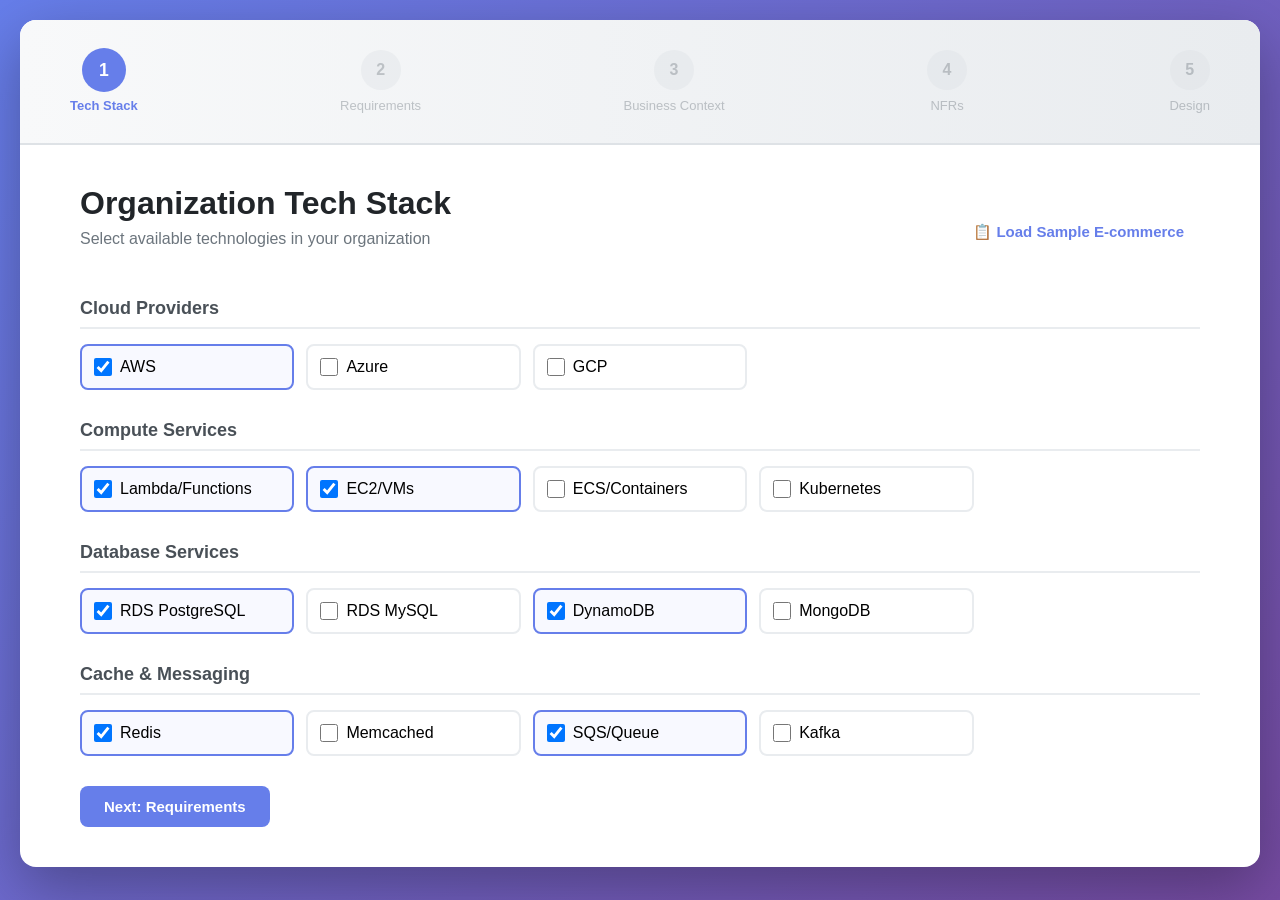
<file: index.html>
<!DOCTYPE html>
<html lang="en">
<head>
    <meta charset="UTF-8">
    <meta name="viewport" content="width=device-width, initial-scale=1.0">
    <title>AI Architect - AI Powered System Solution Designer Studio</title>
    <link rel="stylesheet" href="styles.css">
</head>
<body>
    <div id="app">
        <!-- Step Indicator -->
        <div class="step-indicator">
            <div class="step active" data-step="1">
                <div class="step-number">1</div>
                <div class="step-label">Tech Stack</div>
            </div>
            <div class="step" data-step="2">
                <div class="step-number">2</div>
                <div class="step-label">Requirements</div>
            </div>
            <div class="step" data-step="3">
                <div class="step-number">3</div>
                <div class="step-label">Business Context</div>
            </div>
            <div class="step" data-step="4">
                <div class="step-number">4</div>
                <div class="step-label">NFRs</div>
            </div>
            <div class="step" data-step="5">
                <div class="step-number">5</div>
                <div class="step-label">Design</div>
            </div>
        </div>

        <!-- Input Forms Container -->
        <div id="input-container">
            <!-- Step 1: Tech Stack -->
            <div class="form-step active" id="step1">
                <div style="display: flex; justify-content: space-between; align-items: center; margin-bottom: 20px;">
                    <div>
                        <h2>Organization Tech Stack</h2>
                        <p class="subtitle">Select available technologies in your organization</p>
                    </div>
                    <button class="btn-link" onclick="loadSampleData()">📋 Load Sample E-commerce</button>
                </div>
                
                <div class="form-section">
                    <h3>Cloud Providers</h3>
                    <div class="checkbox-grid">
                        <label><input type="checkbox" name="cloud" value="AWS" checked> AWS</label>
                        <label><input type="checkbox" name="cloud" value="Azure"> Azure</label>
                        <label><input type="checkbox" name="cloud" value="GCP"> GCP</label>
                    </div>
                </div>

                <div class="form-section">
                    <h3>Compute Services</h3>
                    <div class="checkbox-grid">
                        <label><input type="checkbox" name="compute" value="Lambda" checked> Lambda/Functions</label>
                        <label><input type="checkbox" name="compute" value="EC2" checked> EC2/VMs</label>
                        <label><input type="checkbox" name="compute" value="ECS"> ECS/Containers</label>
                        <label><input type="checkbox" name="compute" value="Kubernetes"> Kubernetes</label>
                    </div>
                </div>

                <div class="form-section">
                    <h3>Database Services</h3>
                    <div class="checkbox-grid">
                        <label><input type="checkbox" name="database" value="RDS-PostgreSQL" checked> RDS PostgreSQL</label>
                        <label><input type="checkbox" name="database" value="RDS-MySQL"> RDS MySQL</label>
                        <label><input type="checkbox" name="database" value="DynamoDB" checked> DynamoDB</label>
                        <label><input type="checkbox" name="database" value="MongoDB"> MongoDB</label>
                    </div>
                </div>

                <div class="form-section">
                    <h3>Cache & Messaging</h3>
                    <div class="checkbox-grid">
                        <label><input type="checkbox" name="cache" value="Redis" checked> Redis</label>
                        <label><input type="checkbox" name="cache" value="Memcached"> Memcached</label>
                        <label><input type="checkbox" name="messaging" value="SQS" checked> SQS/Queue</label>
                        <label><input type="checkbox" name="messaging" value="Kafka"> Kafka</label>
                    </div>
                </div>

                <button class="btn-primary" onclick="nextStep()">Next: Requirements</button>
            </div>

            <!-- Step 2: Requirements -->
            <div class="form-step" id="step2">
                <h2>System Requirements</h2>
                <p class="subtitle">Define expected load and scale</p>

                <div class="form-grid">
                    <div class="form-group">
                        <label>Expected Traffic (requests/min)</label>
                        <input type="number" id="traffic" value="10000" placeholder="10000">
                    </div>
                    <div class="form-group">
                        <label>Concurrent Users</label>
                        <input type="number" id="users" value="5000" placeholder="5000">
                    </div>
                    <div class="form-group">
                        <label>Data Volume (GB)</label>
                        <input type="number" id="dataVolume" value="500" placeholder="500">
                    </div>
                    <div class="form-group">
                        <label>Peak Hours</label>
                        <input type="text" id="peakHours" value="9AM-11PM EST" placeholder="9AM-11PM EST">
                    </div>
                </div>

                <div class="form-section">
                    <h3>Deployment Regions</h3>
                    <div class="checkbox-grid">
                        <label><input type="checkbox" name="region" value="us-east-1" checked> US East</label>
                        <label><input type="checkbox" name="region" value="us-west-2"> US West</label>
                        <label><input type="checkbox" name="region" value="eu-west-1"> EU West</label>
                        <label><input type="checkbox" name="region" value="ap-south-1"> Asia Pacific</label>
                    </div>
                </div>

                <div class="btn-group">
                    <button class="btn-secondary" onclick="prevStep()">Back</button>
                    <button class="btn-primary" onclick="nextStep()">Next: Business Context</button>
                </div>
            </div>

            <!-- Step 3: Business Context -->
            <div class="form-step" id="step3">
                <h2>Business Context</h2>
                <p class="subtitle">Provide organizational context</p>

                <div class="form-grid">
                    <div class="form-group">
                        <label>Industry</label>
                        <select id="industry">
                            <option value="E-commerce">E-commerce</option>
                            <option value="Finance">Finance</option>
                            <option value="Healthcare">Healthcare</option>
                            <option value="Media">Media & Entertainment</option>
                            <option value="SaaS">SaaS</option>
                            <option value="Other">Other</option>
                        </select>
                    </div>
                    <div class="form-group">
                        <label>Monthly Budget ($)</label>
                        <input type="number" id="budget" value="5000" placeholder="5000">
                    </div>
                </div>

                <div class="form-section">
                    <h3>Compliance Requirements</h3>
                    <div class="checkbox-grid">
                        <label><input type="checkbox" name="compliance" value="GDPR"> GDPR</label>
                        <label><input type="checkbox" name="compliance" value="HIPAA"> HIPAA</label>
                        <label><input type="checkbox" name="compliance" value="PCI-DSS"> PCI-DSS</label>
                        <label><input type="checkbox" name="compliance" value="SOC2"> SOC 2</label>
                    </div>
                </div>

                <div class="form-section">
                    <h3>Existing Systems to Integrate</h3>
                    <div id="existing-systems">
                        <div class="system-item">
                            <input type="text" placeholder="System name" value="Legacy CRM">
                            <select>
                                <option>REST API</option>
                                <option>SOAP</option>
                                <option>Database</option>
                            </select>
                        </div>
                    </div>
                    <button class="btn-link" onclick="addSystem()">+ Add System</button>
                </div>

                <div class="btn-group">
                    <button class="btn-secondary" onclick="prevStep()">Back</button>
                    <button class="btn-primary" onclick="nextStep()">Next: NFRs</button>
                </div>
            </div>

            <!-- Step 4: NFRs -->
            <div class="form-step" id="step4">
                <h2>Non-Functional Requirements</h2>
                <p class="subtitle">Define performance and reliability targets</p>

                <div class="form-grid">
                    <div class="form-group">
                        <label>Latency Target (ms, p95)</label>
                        <input type="number" id="latency" value="200" placeholder="200">
                    </div>
                    <div class="form-group">
                        <label>Availability Target (%)</label>
                        <input type="number" id="availability" value="99.9" step="0.1" placeholder="99.9">
                    </div>
                    <div class="form-group">
                        <label>RTO - Recovery Time (min)</label>
                        <input type="number" id="rto" value="15" placeholder="15">
                    </div>
                    <div class="form-group">
                        <label>RPO - Recovery Point (min)</label>
                        <input type="number" id="rpo" value="5" placeholder="5">
                    </div>
                </div>

                <div class="btn-group">
                    <button class="btn-secondary" onclick="prevStep()">Back</button>
                    <button class="btn-primary" onclick="startDesign()">Start Design →</button>
                </div>
            </div>
        </div>

        <!-- Design Canvas -->
        <div id="design-container" style="display: none;">
            <div class="design-header">
                <div style="display: flex; align-items: center; gap: 20px;">
                    <h2>AI Architect - AI Powered System Solution Designer Studio</h2>
                    <div class="user-count-badge" onclick="editUserCount()">
                        <span class="user-icon">👥</span>
                        <span id="user-count-display">5000</span>
                        <span class="edit-icon">✏️</span>
                    </div>
                </div>
                <div class="header-actions">
                    <div class="zoom-controls">
                        <button class="zoom-btn" onclick="zoomCanvas('out')" title="Zoom Out (Ctrl -)">
                            <svg width="16" height="16" viewBox="0 0 16 16" fill="none">
                                <circle cx="7" cy="7" r="5.5" stroke="currentColor" stroke-width="1.5"/>
                                <line x1="4" y1="7" x2="10" y2="7" stroke="currentColor" stroke-width="1.5" stroke-linecap="round"/>
                                <line x1="11" y1="11" x2="14" y2="14" stroke="currentColor" stroke-width="1.5" stroke-linecap="round"/>
                            </svg>
                        </button>
                        <span id="zoom-display" class="zoom-display">100%</span>
                        <button class="zoom-btn" onclick="zoomCanvas('in')" title="Zoom In (Ctrl +)">
                            <svg width="16" height="16" viewBox="0 0 16 16" fill="none">
                                <circle cx="7" cy="7" r="5.5" stroke="currentColor" stroke-width="1.5"/>
                                <line x1="4" y1="7" x2="10" y2="7" stroke="currentColor" stroke-width="1.5" stroke-linecap="round"/>
                                <line x1="7" y1="4" x2="7" y2="10" stroke="currentColor" stroke-width="1.5" stroke-linecap="round"/>
                                <line x1="11" y1="11" x2="14" y2="14" stroke="currentColor" stroke-width="1.5" stroke-linecap="round"/>
                            </svg>
                        </button>
                        <button class="zoom-btn zoom-reset" onclick="zoomCanvas('reset')" title="Reset Zoom (Ctrl 0)">
                            <svg width="16" height="16" viewBox="0 0 16 16" fill="none">
                                <path d="M8 2C4.686 2 2 4.686 2 8s2.686 6 6 6 6-2.686 6-6-2.686-6-6-6z" stroke="currentColor" stroke-width="1.5" fill="none"/>
                                <path d="M8 5v6M5 8h6" stroke="currentColor" stroke-width="1.5" stroke-linecap="round"/>
                            </svg>
                        </button>
                    </div>
                    <button class="btn-link" onclick="showBedrockConfigModal()" style="color: white;" title="Configure AI Analysis" id="bedrock-config-btn">
                        🤖 AI
                        <span id="bedrock-status-indicator" style="display: inline-block; width: 8px; height: 8px; border-radius: 50%; background: #dc3545; margin-left: 4px;"></span>
                    </button>
                    <button class="btn-secondary" onclick="backToInputs()">← Edit Inputs</button>
                    <button class="btn-link" onclick="clearCanvas()" style="color: white;">🗑️ Clear</button>
                    <button class="btn-link" onclick="loadSampleArchitecture()" style="color: white;">📋 Load Sample</button>
                    <button class="btn-link" onclick="importFromJSON()" style="color: white;">📂 Import</button>
                    <button class="btn-link" onclick="toggleConnectionMode()" style="color: white;" id="connection-btn">🔗 Connect</button>
                    <button class="btn-link" onclick="showExportMenu(event)" style="color: white;" title="Export Design">📥 Export</button>
                    <button class="btn-primary" onclick="simulate()" title="Ctrl+Enter">▶ Simulate</button>
                </div>
            </div>

            <div class="design-workspace">
                <!-- Component Palette -->
                <div class="component-palette">
                    <h3>Components</h3>
                    <div class="palette-section">
                        <h4>Gateway</h4>
                        <div class="component-item" draggable="true" data-type="api-gateway">
                            <div class="component-icon">🌐</div>
                            <div class="component-name">API Gateway</div>
                        </div>
                        <div class="component-item" draggable="true" data-type="load-balancer">
                            <div class="component-icon">⚖️</div>
                            <div class="component-name">Load Balancer</div>
                        </div>
                    </div>
                    <div class="palette-section">
                        <h4>Compute</h4>
                        <div id="compute-components"></div>
                    </div>
                    <div class="palette-section">
                        <h4>Database</h4>
                        <div id="database-components"></div>
                    </div>
                    <div class="palette-section">
                        <h4>Cache</h4>
                        <div id="cache-components"></div>
                    </div>
                    <!-- Existing systems section will be dynamically added here -->
                </div>

                <!-- Canvas -->
                <div class="canvas-container">
                    <svg id="canvas" width="100%" height="100%">
                        <defs>
                            <marker id="arrowhead" markerWidth="10" markerHeight="10" refX="9" refY="3" orient="auto">
                                <polygon points="0 0, 10 3, 0 6" fill="#667eea" />
                            </marker>
                        </defs>
                    </svg>
                    <div id="components-layer">
                        <div id="canvas-hint" style="position: absolute; top: 50%; left: 50%; transform: translate(-50%, -50%); text-align: center; color: #6c757d; pointer-events: none;">
                            <div style="font-size: 48px; margin-bottom: 16px;">👈</div>
                            <div style="font-size: 18px; font-weight: 600;">Drag components here</div>
                            <div style="font-size: 14px; margin-top: 8px;">or click "Load Sample" above</div>
                        </div>
                    </div>
                </div>

                <!-- Metrics Panel -->
                <div class="metrics-panel">
                    <h3>Live Metrics</h3>
                    <div id="metrics-content">
                        <p class="placeholder">Design your architecture and click Simulate</p>
                    </div>
                </div>
            </div>
        </div>
    </div>

    <!-- Footer with hints -->
    <div id="footer-hints" style="position: fixed; bottom: 10px; right: 10px; background: rgba(0,0,0,0.7); color: white; padding: 8px 12px; border-radius: 6px; font-size: 11px; display: none;">
        <strong>Shortcuts:</strong> Ctrl+Enter: Simulate | Delete: Remove | Esc: Deselect<br>
        <strong>Zoom:</strong> Ctrl +/- : Zoom In/Out | Ctrl+0: Reset<br>
        <strong>Connect:</strong> Click 🔗 Connect, then click two components to link them
    </div>

    <!-- Scaling Configuration Modal -->
    <div id="scaling-modal" class="modal" style="display: none;">
        <div class="modal-content">
            <div class="modal-header">
                <h3>⚙️ Configure Scaling</h3>
                <button class="modal-close" onclick="closeScalingConfig()">×</button>
            </div>
            <div class="modal-body">
                <div id="scaling-component-info" style="margin-bottom: 20px; padding: 12px; background: #f8f9fa; border-radius: 8px;">
                    <!-- Component info will be inserted here -->
                </div>
                
                <div class="form-group">
                    <label style="display: flex; align-items: center; gap: 8px; margin-bottom: 12px;">
                        <input type="checkbox" id="auto-scale-toggle" onchange="toggleAutoScale()">
                        <span style="font-weight: 600;">Enable Auto-Scaling</span>
                    </label>
                    <p style="font-size: 12px; color: #6c757d; margin-left: 26px;">
                        Automatically scale based on load (recommended for production)
                    </p>
                </div>

                <div id="manual-instance-controls">
                    <div class="form-group">
                        <label style="font-weight: 600; margin-bottom: 8px; display: block;">
                            Number of Instances (Manual Horizontal Scaling)
                        </label>
                        <div style="display: flex; align-items: center; gap: 12px;">
                            <button class="scale-btn" onclick="adjustInstances(-1)">−</button>
                            <input type="number" id="instances-input" min="1" max="50" value="1" 
                                   style="width: 80px; text-align: center; font-size: 18px; font-weight: 600;">
                            <button class="scale-btn" onclick="adjustInstances(1)">+</button>
                        </div>
                        <div style="margin-top: 8px; font-size: 12px; color: #6c757d;">
                            <div id="scaling-impact">Cost impact will be calculated...</div>
                        </div>
                    </div>
                </div>

                <div id="auto-scale-range-controls">
                    <div class="form-group" style="margin-top: 20px;">
                        <label style="font-weight: 600; margin-bottom: 8px; display: block;">
                            Auto-Scale Range (Min/Max Instances)
                        </label>
                        <div style="display: flex; gap: 12px; align-items: center;">
                            <div style="flex: 1;">
                                <label style="font-size: 12px; color: #6c757d;">Min</label>
                                <input type="number" id="min-instances" min="1" max="10" value="1" 
                                       style="width: 100%; padding: 8px;">
                            </div>
                            <span style="color: #6c757d;">to</span>
                            <div style="flex: 1;">
                                <label style="font-size: 12px; color: #6c757d;">Max</label>
                                <input type="number" id="max-instances" min="1" max="50" value="10" 
                                       style="width: 100%; padding: 8px;">
                            </div>
                        </div>
                        <p style="font-size: 11px; color: #667eea; margin-top: 8px; margin-bottom: 0;">
                            💡 System will automatically scale between min and max based on load
                        </p>
                    </div>
                </div>
            </div>
            <div class="modal-footer">
                <button class="btn-secondary" onclick="closeScalingConfig()">Cancel</button>
                <button class="btn-primary" onclick="saveScalingConfig()">Apply Configuration</button>
            </div>
        </div>
    </div>

    <!-- Redundancy Configuration Modal -->
    <div id="redundancy-modal" class="modal" style="display: none;">
        <div class="modal-content">
            <div class="modal-header">
                <h3>🔄 Configure Redundancy</h3>
                <button class="modal-close" onclick="closeRedundancyModal()">×</button>
            </div>
            <div class="modal-body">
                <div id="redundancy-component-info" style="margin-bottom: 20px; padding: 12px; background: #f8f9fa; border-radius: 8px;">
                    <!-- Component info will be inserted here -->
                </div>
                
                <div class="form-group">
                    <label style="font-weight: 600; margin-bottom: 12px; display: block;">
                        Deployment Strategy
                    </label>
                    <select id="redundancy-strategy" onchange="updateRedundancyPreview()" style="width: 100%; padding: 12px; border: 2px solid #e9ecef; border-radius: 8px;">
                        <option value="multi-az">Multi-AZ (Same Region)</option>
                        <option value="multi-region">Multi-Region (Different Regions)</option>
                        <option value="active-passive">Active-Passive Failover</option>
                        <option value="active-active">Active-Active Load Distribution</option>
                    </select>
                </div>

                <div class="form-group" style="margin-top: 20px;">
                    <label style="font-weight: 600; margin-bottom: 12px; display: block;">
                        Select Regions for Deployment
                    </label>
                    <div id="region-selection" class="region-grid">
                        <!-- Regions will be populated here -->
                    </div>
                </div>

                <div id="compliance-info" style="margin-top: 20px; padding: 16px; background: #f8f9ff; border-radius: 8px; border-left: 4px solid #667eea;">
                    <h4 style="font-size: 14px; font-weight: 600; margin-bottom: 8px;">📋 Compliance Status</h4>
                    <div id="compliance-details">
                        Select regions to see compliance information
                    </div>
                </div>

                <div id="redundancy-preview" style="margin-top: 20px; padding: 16px; background: #e7f3ff; border-radius: 8px;">
                    <h4 style="font-size: 14px; font-weight: 600; margin-bottom: 8px;">📊 Impact Preview</h4>
                    <div id="preview-details">
                        <!-- Preview will be shown here -->
                    </div>
                </div>
            </div>
            <div class="modal-footer">
                <button class="btn-secondary" onclick="closeRedundancyModal()">Cancel</button>
                <button class="btn-primary" onclick="applyRedundancy()">Deploy Redundancy</button>
            </div>
        </div>
    </div>

    <!-- Export Menu -->
    <div id="export-menu" class="export-menu" style="display: none;">
        <div class="export-menu-item" onclick="exportAsImage()">
            <span class="export-icon">🖼️</span>
            <div>
                <div class="export-title">Export as Image (PNG)</div>
                <div class="export-desc">High-quality diagram image</div>
            </div>
        </div>
        <div class="export-menu-item" onclick="exportAsPDF()">
            <span class="export-icon">📄</span>
            <div>
                <div class="export-title">Export as PDF</div>
                <div class="export-desc">Diagram + metrics report</div>
            </div>
        </div>
        <div class="export-menu-item" onclick="exportAsJSON()">
            <span class="export-icon">💾</span>
            <div>
                <div class="export-title">Export as JSON</div>
                <div class="export-desc">Architecture configuration</div>
            </div>
        </div>
        <div class="export-menu-item" onclick="exportAsSVG()">
            <span class="export-icon">📐</span>
            <div>
                <div class="export-title">Export as SVG</div>
                <div class="export-desc">Scalable vector diagram</div>
            </div>
        </div>
    </div>

    <script src="compliance-data.js"></script>
    <script src="bedrock-integration.js"></script>
    <script src="app.js"></script>
</body>
</html>
</file>
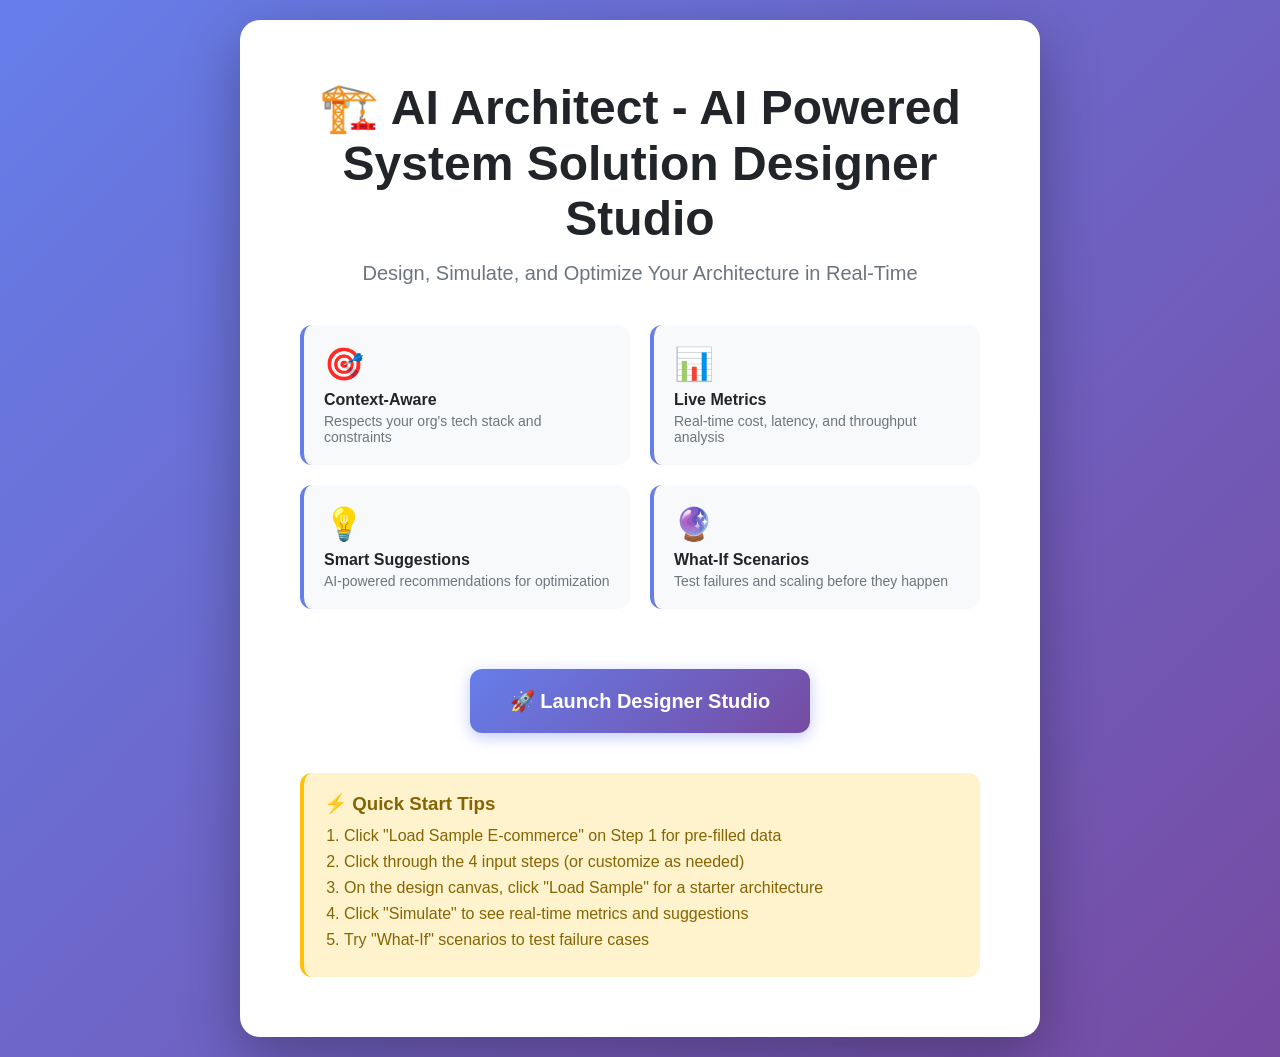
<file: START_HERE.html>
<!DOCTYPE html>
<html lang="en">
<head>
    <meta charset="UTF-8">
    <meta name="viewport" content="width=device-width, initial-scale=1.0">
    <title>System Designer - Quick Start</title>
    <style>
        * {
            margin: 0;
            padding: 0;
            box-sizing: border-box;
        }
        body {
            font-family: -apple-system, BlinkMacSystemFont, 'Segoe UI', Roboto, sans-serif;
            background: linear-gradient(135deg, #667eea 0%, #764ba2 100%);
            min-height: 100vh;
            display: flex;
            align-items: center;
            justify-content: center;
            padding: 20px;
        }
        .container {
            background: white;
            border-radius: 20px;
            padding: 60px;
            max-width: 800px;
            box-shadow: 0 20px 60px rgba(0,0,0,0.3);
            text-align: center;
        }
        h1 {
            font-size: 48px;
            color: #212529;
            margin-bottom: 16px;
        }
        .subtitle {
            font-size: 20px;
            color: #6c757d;
            margin-bottom: 40px;
        }
        .features {
            display: grid;
            grid-template-columns: repeat(2, 1fr);
            gap: 20px;
            margin: 40px 0;
            text-align: left;
        }
        .feature {
            padding: 20px;
            background: #f8f9fa;
            border-radius: 12px;
            border-left: 4px solid #667eea;
        }
        .feature-icon {
            font-size: 32px;
            margin-bottom: 8px;
        }
        .feature-title {
            font-weight: 600;
            color: #212529;
            margin-bottom: 4px;
        }
        .feature-desc {
            font-size: 14px;
            color: #6c757d;
        }
        .btn-launch {
            display: inline-block;
            padding: 20px 40px;
            background: linear-gradient(135deg, #667eea 0%, #764ba2 100%);
            color: white;
            text-decoration: none;
            border-radius: 12px;
            font-size: 20px;
            font-weight: 600;
            margin-top: 20px;
            transition: all 0.3s;
            box-shadow: 0 4px 15px rgba(102, 126, 234, 0.4);
        }
        .btn-launch:hover {
            transform: translateY(-3px);
            box-shadow: 0 6px 25px rgba(102, 126, 234, 0.6);
        }
        .quick-tips {
            margin-top: 40px;
            padding: 20px;
            background: #fff3cd;
            border-radius: 12px;
            border-left: 4px solid #ffc107;
            text-align: left;
        }
        .quick-tips h3 {
            color: #856404;
            margin-bottom: 12px;
        }
        .quick-tips ol {
            margin-left: 20px;
            color: #856404;
        }
        .quick-tips li {
            margin-bottom: 8px;
        }
    </style>
</head>
<body>
    <div class="container">
        <h1>🏗️ AI Architect - AI Powered System Solution Designer Studio</h1>
        <p class="subtitle">Design, Simulate, and Optimize Your Architecture in Real-Time</p>
        
        <div class="features">
            <div class="feature">
                <div class="feature-icon">🎯</div>
                <div class="feature-title">Context-Aware</div>
                <div class="feature-desc">Respects your org's tech stack and constraints</div>
            </div>
            <div class="feature">
                <div class="feature-icon">📊</div>
                <div class="feature-title">Live Metrics</div>
                <div class="feature-desc">Real-time cost, latency, and throughput analysis</div>
            </div>
            <div class="feature">
                <div class="feature-icon">💡</div>
                <div class="feature-title">Smart Suggestions</div>
                <div class="feature-desc">AI-powered recommendations for optimization</div>
            </div>
            <div class="feature">
                <div class="feature-icon">🔮</div>
                <div class="feature-title">What-If Scenarios</div>
                <div class="feature-desc">Test failures and scaling before they happen</div>
            </div>
        </div>
        
        <a href="index.html" class="btn-launch">🚀 Launch Designer Studio</a>
        
        <div class="quick-tips">
            <h3>⚡ Quick Start Tips</h3>
            <ol>
                <li>Click "Load Sample E-commerce" on Step 1 for pre-filled data</li>
                <li>Click through the 4 input steps (or customize as needed)</li>
                <li>On the design canvas, click "Load Sample" for a starter architecture</li>
                <li>Click "Simulate" to see real-time metrics and suggestions</li>
                <li>Try "What-If" scenarios to test failure cases</li>
            </ol>
        </div>
    </div>
</body>
</html>
</file>
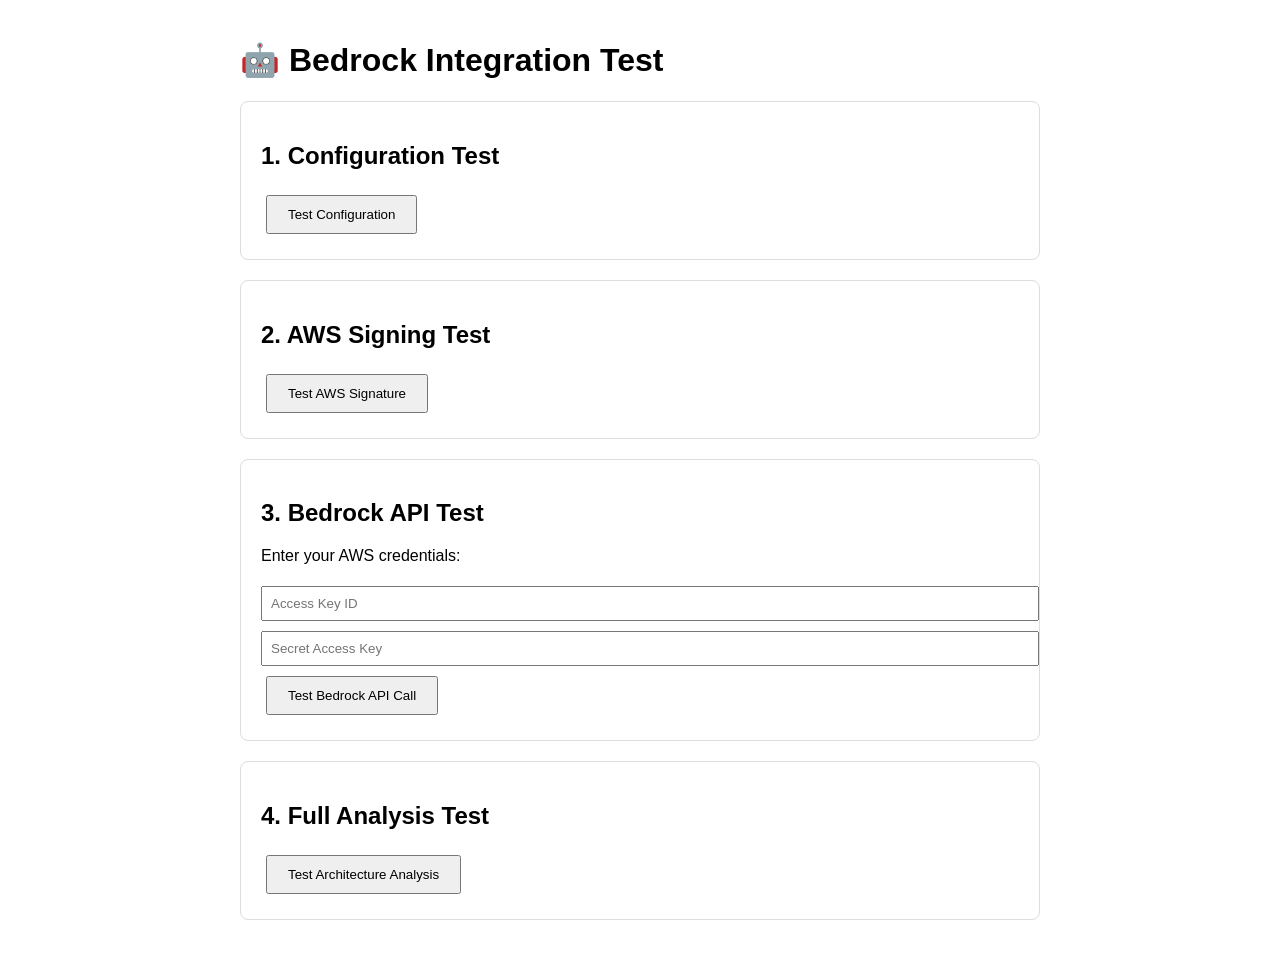
<file: test-bedrock.html>
<!DOCTYPE html>
<html>
<head>
    <title>Test Bedrock Integration</title>
    <style>
        body { font-family: Arial, sans-serif; padding: 20px; max-width: 800px; margin: 0 auto; }
        .test-section { margin: 20px 0; padding: 20px; border: 1px solid #ddd; border-radius: 8px; }
        button { padding: 10px 20px; margin: 5px; cursor: pointer; }
        .success { color: green; }
        .error { color: red; }
        pre { background: #f5f5f5; padding: 10px; border-radius: 4px; overflow-x: auto; }
    </style>
</head>
<body>
    <h1>🤖 Bedrock Integration Test</h1>
    
    <div class="test-section">
        <h2>1. Configuration Test</h2>
        <button onclick="testConfig()">Test Configuration</button>
        <div id="config-result"></div>
    </div>
    
    <div class="test-section">
        <h2>2. AWS Signing Test</h2>
        <button onclick="testSigning()">Test AWS Signature</button>
        <div id="signing-result"></div>
    </div>
    
    <div class="test-section">
        <h2>3. Bedrock API Test</h2>
        <p>Enter your AWS credentials:</p>
        <input type="text" id="test-access-key" placeholder="Access Key ID" style="width: 100%; margin: 5px 0; padding: 8px;">
        <input type="password" id="test-secret-key" placeholder="Secret Access Key" style="width: 100%; margin: 5px 0; padding: 8px;">
        <button onclick="testBedrockAPI()">Test Bedrock API Call</button>
        <div id="api-result"></div>
    </div>
    
    <div class="test-section">
        <h2>4. Full Analysis Test</h2>
        <button onclick="testFullAnalysis()">Test Architecture Analysis</button>
        <div id="analysis-result"></div>
    </div>
    
    <script src="bedrock-integration.js"></script>
    <script>
        function testConfig() {
            const result = document.getElementById('config-result');
            const config = loadBedrockConfig();
            result.innerHTML = `
                <p class="${config.enabled ? 'success' : 'error'}">
                    Enabled: ${config.enabled}<br>
                    Region: ${config.region}<br>
                    Has Access Key: ${config.accessKeyId ? 'Yes' : 'No'}<br>
                    Has Secret Key: ${config.secretAccessKey ? 'Yes' : 'No'}<br>
                    Is Configured: ${isBedrockConfigured() ? 'Yes' : 'No'}
                </p>
            `;
        }
        
        async function testSigning() {
            const result = document.getElementById('signing-result');
            result.innerHTML = '<p>Testing AWS signature generation...</p>';
            
            try {
                const testMessage = 'test message';
                const hash = await sha256(testMessage);
                result.innerHTML = `<p class="success">✅ SHA256 works!<br>Hash: ${hash.substring(0, 32)}...</p>`;
            } catch (error) {
                result.innerHTML = `<p class="error">❌ Error: ${error.message}</p>`;
            }
        }
        
        async function testBedrockAPI() {
            const result = document.getElementById('api-result');
            const accessKey = document.getElementById('test-access-key').value;
            const secretKey = document.getElementById('test-secret-key').value;
            
            if (!accessKey || !secretKey) {
                result.innerHTML = '<p class="error">Please enter both credentials</p>';
                return;
            }
            
            result.innerHTML = '<p>🔄 Calling Bedrock API...</p>';
            
            // Save config temporarily
            saveBedrockConfig({
                region: 'us-east-1',
                accessKeyId: accessKey,
                secretAccessKey: secretKey,
                enabled: true
            });
            
            try {
                const response = await callBedrock('Say "Hello from Bedrock!" in exactly 5 words.');
                result.innerHTML = `<p class="success">✅ Success!<br><strong>Response:</strong> ${response}</p>`;
            } catch (error) {
                result.innerHTML = `<p class="error">❌ Error: ${error.message}</p>`;
            }
        }
        
        async function testFullAnalysis() {
            const result = document.getElementById('analysis-result');
            
            if (!isBedrockConfigured()) {
                result.innerHTML = '<p class="error">Please configure Bedrock first (test #3)</p>';
                return;
            }
            
            result.innerHTML = '<p>🔄 Running full architecture analysis...</p>';
            
            const mockArchitecture = {
                components: [
                    { type: 'api-gateway', name: 'API Gateway' },
                    { type: 'Lambda', name: 'Lambda' },
                    { type: 'RDS-PostgreSQL', name: 'RDS PostgreSQL' }
                ],
                connections: [
                    { from: 0, to: 1 },
                    { from: 1, to: 2 }
                ],
                currentLatency: 150,
                currentCost: 500,
                throughput: 10000,
                bottlenecks: [],
                spofs: ['RDS-PostgreSQL']
            };
            
            const mockContext = {
                industry: 'E-commerce',
                users: 5000,
                traffic: 10000,
                dataVolume: 500,
                regions: ['us-east-1'],
                budget: 5000,
                compliance: ['PCI-DSS', 'GDPR'],
                latency: 200,
                availability: 99.9,
                rto: 15,
                rpo: 5,
                techStack: {
                    compute: ['Lambda', 'EC2'],
                    database: ['RDS-PostgreSQL', 'DynamoDB'],
                    cache: ['Redis'],
                    messaging: ['SQS']
                }
            };
            
            try {
                const analysis = await analyzeArchitectureWithAI(mockArchitecture, mockContext);
                result.innerHTML = `
                    <p class="success">✅ Analysis Complete!</p>
                    <pre>${JSON.stringify(analysis, null, 2)}</pre>
                `;
            } catch (error) {
                result.innerHTML = `<p class="error">❌ Error: ${error.message}</p>`;
            }
        }
    </script>
</body>
</html>
</file>
<file: styles.css>
* {
    margin: 0;
    padding: 0;
    box-sizing: border-box;
}

body {
    font-family: -apple-system, BlinkMacSystemFont, 'Segoe UI', Roboto, Oxygen, Ubuntu, Cantarell, sans-serif;
    background: linear-gradient(135deg, #667eea 0%, #764ba2 100%);
    min-height: 100vh;
    padding: 20px;
}

#app {
    max-width: 1400px;
    margin: 0 auto;
    background: white;
    border-radius: 16px;
    box-shadow: 0 20px 60px rgba(0,0,0,0.3);
    overflow: hidden;
}

/* Step Indicator */
.step-indicator {
    display: flex;
    justify-content: space-between;
    padding: 30px 50px;
    background: linear-gradient(to right, #f8f9fa, #e9ecef);
    border-bottom: 2px solid #dee2e6;
}

.step {
    display: flex;
    flex-direction: column;
    align-items: center;
    gap: 8px;
    opacity: 0.4;
    transition: all 0.3s;
}

.step.active {
    opacity: 1;
}

.step.completed {
    opacity: 0.7;
}

.step-number {
    width: 40px;
    height: 40px;
    border-radius: 50%;
    background: #dee2e6;
    display: flex;
    align-items: center;
    justify-content: center;
    font-weight: bold;
    color: #6c757d;
    transition: all 0.3s;
}

.step.active .step-number {
    background: #667eea;
    color: white;
    transform: scale(1.1);
}

.step.completed .step-number {
    background: #28a745;
    color: white;
}

.step-label {
    font-size: 13px;
    font-weight: 500;
    color: #6c757d;
}

.step.active .step-label {
    color: #667eea;
    font-weight: 600;
}

/* Form Container */
#input-container {
    padding: 40px 60px;
    min-height: 500px;
}

.form-step {
    display: none;
    animation: fadeIn 0.4s;
}

.form-step.active {
    display: block;
}

@keyframes fadeIn {
    from { opacity: 0; transform: translateY(20px); }
    to { opacity: 1; transform: translateY(0); }
}

h2 {
    font-size: 32px;
    color: #212529;
    margin-bottom: 8px;
}

.subtitle {
    color: #6c757d;
    font-size: 16px;
    margin-bottom: 30px;
}

.form-section {
    margin-bottom: 30px;
}

.form-section h3 {
    font-size: 18px;
    color: #495057;
    margin-bottom: 15px;
    padding-bottom: 8px;
    border-bottom: 2px solid #e9ecef;
}

.checkbox-grid {
    display: grid;
    grid-template-columns: repeat(auto-fill, minmax(200px, 1fr));
    gap: 12px;
}

.checkbox-grid label {
    display: flex;
    align-items: center;
    gap: 8px;
    padding: 12px;
    border: 2px solid #e9ecef;
    border-radius: 8px;
    cursor: pointer;
    transition: all 0.2s;
}

.checkbox-grid label:hover {
    border-color: #667eea;
    background: #f8f9ff;
}

.checkbox-grid input[type="checkbox"] {
    width: 18px;
    height: 18px;
    cursor: pointer;
}

.checkbox-grid input[type="checkbox"]:checked + label,
.checkbox-grid label:has(input:checked) {
    border-color: #667eea;
    background: #f8f9ff;
}

.form-grid {
    display: grid;
    grid-template-columns: repeat(auto-fit, minmax(250px, 1fr));
    gap: 20px;
    margin-bottom: 30px;
}

.form-group {
    display: flex;
    flex-direction: column;
    gap: 8px;
}

.form-group label {
    font-weight: 500;
    color: #495057;
    font-size: 14px;
}

.form-group input,
.form-group select {
    padding: 12px;
    border: 2px solid #e9ecef;
    border-radius: 8px;
    font-size: 15px;
    transition: all 0.2s;
}

.form-group input:focus,
.form-group select:focus {
    outline: none;
    border-color: #667eea;
    box-shadow: 0 0 0 3px rgba(102, 126, 234, 0.1);
}

/* Buttons */
.btn-primary, .btn-secondary, .btn-link {
    padding: 12px 24px;
    border: none;
    border-radius: 8px;
    font-size: 15px;
    font-weight: 600;
    cursor: pointer;
    transition: all 0.2s;
}

.btn-primary {
    background: #667eea;
    color: white;
}

.btn-primary:hover {
    background: #5568d3;
    transform: translateY(-2px);
    box-shadow: 0 4px 12px rgba(102, 126, 234, 0.4);
}

.btn-secondary {
    background: #e9ecef;
    color: #495057;
}

.btn-secondary:hover {
    background: #dee2e6;
}

.btn-link {
    background: transparent;
    color: #667eea;
    padding: 8px 16px;
}

.btn-link:hover {
    background: #f8f9ff;
}

.btn-group {
    display: flex;
    gap: 12px;
    margin-top: 40px;
}

/* Existing Systems */
.system-item {
    display: flex;
    gap: 12px;
    margin-bottom: 12px;
}

.system-item input,
.system-item select {
    padding: 10px;
    border: 2px solid #e9ecef;
    border-radius: 8px;
    font-size: 14px;
}

.system-item input {
    flex: 1;
}

.system-item select {
    width: 150px;
}

/* Design Container */
#design-container {
    height: calc(100vh - 40px);
    display: flex;
    flex-direction: column;
}

.design-header {
    display: flex;
    justify-content: space-between;
    align-items: center;
    padding: 20px 30px;
    background: linear-gradient(to right, #667eea, #764ba2);
    color: white;
}

.design-header h2 {
    color: white;
    font-size: 24px;
    margin: 0;
}

.header-actions {
    display: flex;
    gap: 12px;
}

.design-workspace {
    display: flex;
    flex: 1;
    overflow: hidden;
}

/* Component Palette */
.component-palette {
    width: 250px;
    background: #f8f9fa;
    border-right: 2px solid #dee2e6;
    padding: 20px;
    overflow-y: auto;
}

.component-palette h3 {
    font-size: 18px;
    margin-bottom: 20px;
    color: #212529;
}

.palette-section {
    margin-bottom: 24px;
}

.palette-section h4 {
    font-size: 13px;
    text-transform: uppercase;
    color: #6c757d;
    margin-bottom: 12px;
    font-weight: 600;
}

.component-item {
    display: flex;
    align-items: center;
    gap: 10px;
    padding: 10px;
    background: white;
    border: 2px solid #dee2e6;
    border-radius: 8px;
    margin-bottom: 8px;
    cursor: grab;
    transition: all 0.2s;
}

.component-item:hover {
    border-color: #667eea;
    transform: translateX(4px);
    box-shadow: 0 2px 8px rgba(0,0,0,0.1);
}

.component-item:active {
    cursor: grabbing;
}

.component-icon {
    font-size: 24px;
}

.component-name {
    font-size: 13px;
    font-weight: 500;
    color: #495057;
}

/* Canvas */
.canvas-container {
    flex: 1;
    position: relative;
    background: 
        linear-gradient(90deg, #f0f0f0 1px, transparent 1px),
        linear-gradient(#f0f0f0 1px, transparent 1px);
    background-size: 20px 20px;
}

#canvas {
    position: absolute;
    top: 0;
    left: 0;
    pointer-events: none;
}

#components-layer {
    position: absolute;
    top: 0;
    left: 0;
    width: 100%;
    height: 100%;
}

.canvas-component {
    position: absolute;
    background: white;
    border: 3px solid #667eea;
    border-radius: 12px;
    padding: 16px;
    min-width: 140px;
    cursor: move;
    box-shadow: 0 4px 12px rgba(0,0,0,0.15);
    transition: all 0.2s;
    z-index: 10;
}

.canvas-component:hover {
    box-shadow: 0 6px 20px rgba(0,0,0,0.25);
    transform: translateY(-2px);
}

.canvas-component.just-added {
    animation: popIn 0.3s ease-out;
}

@keyframes popIn {
    0% {
        transform: scale(0);
        opacity: 0;
    }
    50% {
        transform: scale(1.1);
    }
    100% {
        transform: scale(1);
        opacity: 1;
    }
}

.canvas-component.selected {
    border-color: #28a745;
    box-shadow: 0 0 0 3px rgba(40, 167, 69, 0.2);
}

.canvas-component.error {
    border-color: #dc3545;
}

.canvas-component.warning {
    border-color: #ffc107;
}

.component-header {
    display: flex;
    align-items: center;
    gap: 8px;
    margin-bottom: 8px;
}

.component-header .icon {
    font-size: 24px;
}

.component-header .name {
    font-weight: 600;
    font-size: 14px;
    color: #212529;
}

.component-meta {
    font-size: 11px;
    color: #6c757d;
}

.component-delete {
    position: absolute;
    top: -10px;
    right: -10px;
    width: 24px;
    height: 24px;
    background: #dc3545;
    color: white;
    border: none;
    border-radius: 50%;
    cursor: pointer;
    display: none;
    align-items: center;
    justify-content: center;
    font-size: 16px;
}

.canvas-component:hover .component-delete {
    display: flex;
}

/* Metrics Panel */
.metrics-panel {
    width: 320px;
    background: #f8f9fa;
    border-left: 2px solid #dee2e6;
    padding: 20px;
    overflow-y: auto;
}

.metrics-panel h3 {
    font-size: 18px;
    margin-bottom: 20px;
    color: #212529;
}

.placeholder {
    color: #6c757d;
    text-align: center;
    padding: 40px 20px;
    font-size: 14px;
}

.metric-card {
    background: white;
    border-radius: 8px;
    padding: 16px;
    margin-bottom: 12px;
    border-left: 4px solid #667eea;
}

.metric-card.success {
    border-left-color: #28a745;
}

.metric-card.warning {
    border-left-color: #ffc107;
}

.metric-card.error {
    border-left-color: #dc3545;
}

.metric-label {
    font-size: 12px;
    color: #6c757d;
    text-transform: uppercase;
    font-weight: 600;
    margin-bottom: 4px;
}

.metric-value {
    font-size: 24px;
    font-weight: bold;
    color: #212529;
}

.metric-target {
    font-size: 12px;
    color: #6c757d;
    margin-top: 4px;
}

.metric-status {
    display: inline-block;
    padding: 4px 8px;
    border-radius: 4px;
    font-size: 11px;
    font-weight: 600;
    margin-top: 8px;
}

.metric-status.pass {
    background: #d4edda;
    color: #155724;
}

.metric-status.fail {
    background: #f8d7da;
    color: #721c24;
}

.suggestions-section {
    margin-top: 24px;
}

.suggestions-section h4 {
    font-size: 14px;
    font-weight: 600;
    color: #212529;
    margin-bottom: 12px;
}

.suggestion-item {
    background: white;
    border-radius: 8px;
    padding: 12px;
    margin-bottom: 8px;
    border-left: 3px solid #667eea;
    font-size: 13px;
    line-height: 1.5;
    display: flex;
    justify-content: space-between;
    align-items: center;
    gap: 12px;
}

.suggestion-item.critical {
    border-left-color: #dc3545;
}

.suggestion-content {
    flex: 1;
}

.suggestion-action-btn {
    padding: 8px 16px;
    background: linear-gradient(135deg, #667eea 0%, #764ba2 100%);
    color: white;
    border: none;
    border-radius: 6px;
    font-size: 12px;
    font-weight: 600;
    cursor: pointer;
    white-space: nowrap;
    transition: all 0.2s;
    box-shadow: 0 2px 8px rgba(102, 126, 234, 0.3);
}

.suggestion-action-btn:hover {
    transform: translateY(-2px);
    box-shadow: 0 4px 12px rgba(102, 126, 234, 0.5);
}

.suggestion-action-btn:active {
    transform: translateY(0);
}

.suggestion-item.critical .suggestion-action-btn {
    background: linear-gradient(135deg, #dc3545 0%, #c82333 100%);
    box-shadow: 0 2px 8px rgba(220, 53, 69, 0.3);
}

.suggestion-item.critical .suggestion-action-btn:hover {
    box-shadow: 0 4px 12px rgba(220, 53, 69, 0.5);
}

.suggestion-impact {
    display: flex;
    gap: 12px;
    margin-top: 8px;
    font-size: 11px;
}

.impact-badge {
    padding: 2px 6px;
    border-radius: 4px;
    background: #e9ecef;
    color: #495057;
}

.impact-badge.positive {
    background: #d4edda;
    color: #155724;
}

.impact-badge.negative {
    background: #f8d7da;
    color: #721c24;
}

.what-if-section {
    margin-top: 24px;
    padding-top: 20px;
    border-top: 2px solid #dee2e6;
}

.what-if-section h4 {
    font-size: 14px;
    font-weight: 600;
    color: #212529;
    margin-bottom: 12px;
}

.scenario-button {
    width: 100%;
    padding: 10px;
    background: white;
    border: 2px solid #dee2e6;
    border-radius: 8px;
    margin-bottom: 8px;
    cursor: pointer;
    text-align: left;
    font-size: 13px;
    transition: all 0.2s;
}

.scenario-button:hover {
    border-color: #667eea;
    background: #f8f9ff;
}

.scenario-button.active {
    border-color: #667eea;
    background: #667eea;
    color: white;
}

/* User Count Badge */
.user-count-badge {
    display: flex;
    align-items: center;
    gap: 8px;
    background: rgba(255, 255, 255, 0.2);
    padding: 8px 16px;
    border-radius: 20px;
    cursor: pointer;
    transition: all 0.2s;
    border: 2px solid rgba(255, 255, 255, 0.3);
}

.user-count-badge:hover {
    background: rgba(255, 255, 255, 0.3);
    border-color: rgba(255, 255, 255, 0.5);
    transform: scale(1.05);
}

.user-icon {
    font-size: 20px;
}

#user-count-display {
    font-weight: 600;
    font-size: 16px;
    color: white;
}

.edit-icon {
    font-size: 14px;
    opacity: 0.7;
}

/* Connection Mode */
.canvas-component.connection-source {
    border-color: #28a745;
    box-shadow: 0 0 0 4px rgba(40, 167, 69, 0.3);
    animation: pulse 1s infinite;
}

@keyframes pulse {
    0%, 100% {
        box-shadow: 0 0 0 4px rgba(40, 167, 69, 0.3);
    }
    50% {
        box-shadow: 0 0 0 8px rgba(40, 167, 69, 0.1);
    }
}

/* Connection mode hover effect */
body.connection-mode-active .canvas-component:hover {
    border-color: #ffc107;
    box-shadow: 0 0 0 3px rgba(255, 193, 7, 0.3);
    cursor: crosshair;
}

/* Connection Line Animation */
@keyframes dash {
    to {
        stroke-dashoffset: -15;
    }
}

.connection-line {
    cursor: pointer;
    transition: all 0.2s;
}

.connection-line:hover {
    stroke: #28a745;
    stroke-width: 4;
}

/* Component Load Section */
.component-loads-section {
    margin-top: 24px;
    padding-top: 20px;
    border-top: 2px solid #dee2e6;
}

.component-loads-section h4 {
    font-size: 14px;
    font-weight: 600;
    color: #212529;
    margin-bottom: 12px;
}

.load-item {
    background: white;
    border-radius: 8px;
    padding: 10px;
    margin-bottom: 10px;
}

.load-bar {
    width: 100%;
    height: 8px;
    background: #e9ecef;
    border-radius: 4px;
    overflow: hidden;
}

.load-fill {
    height: 100%;
    transition: width 0.5s ease;
    border-radius: 4px;
}

.load-fill.normal {
    background: #28a745;
}

.load-fill.warning {
    background: #ffc107;
}

.load-fill.critical {
    background: #dc3545;
    animation: pulse-load 1s infinite;
}

@keyframes pulse-load {
    0%, 100% {
        opacity: 1;
    }
    50% {
        opacity: 0.7;
    }
}

/* Component Settings Button */
.component-settings {
    position: absolute;
    top: 8px;
    right: 30px;
    width: 24px;
    height: 24px;
    background: #667eea;
    color: white;
    border: none;
    border-radius: 4px;
    cursor: pointer;
    display: none;
    align-items: center;
    justify-content: center;
    font-size: 14px;
    transition: all 0.2s;
}

.component-settings:hover {
    background: #5568d3;
    transform: scale(1.1);
}

.canvas-component:hover .component-settings {
    display: flex;
}

.component-settings.always-visible {
    display: flex !important;
    background: #667eea;
    animation: pulse-settings 2s infinite;
}

@keyframes pulse-settings {
    0%, 100% {
        box-shadow: 0 0 0 0 rgba(102, 126, 234, 0.7);
    }
    50% {
        box-shadow: 0 0 0 4px rgba(102, 126, 234, 0);
    }
}

/* Modal Styles */
.modal {
    position: fixed;
    top: 0;
    left: 0;
    width: 100%;
    height: 100%;
    background: rgba(0, 0, 0, 0.6);
    display: flex;
    align-items: center;
    justify-content: center;
    z-index: 10000;
    animation: fadeIn 0.2s;
}

.modal-content {
    background: white;
    border-radius: 12px;
    width: 90%;
    max-width: 500px;
    box-shadow: 0 20px 60px rgba(0, 0, 0, 0.3);
    animation: slideUp 0.3s;
}

@keyframes slideUp {
    from {
        transform: translateY(50px);
        opacity: 0;
    }
    to {
        transform: translateY(0);
        opacity: 1;
    }
}

.modal-header {
    display: flex;
    justify-content: space-between;
    align-items: center;
    padding: 20px 24px;
    border-bottom: 2px solid #e9ecef;
}

.modal-header h3 {
    margin: 0;
    font-size: 20px;
    color: #212529;
}

.modal-close {
    width: 32px;
    height: 32px;
    border: none;
    background: #e9ecef;
    border-radius: 50%;
    font-size: 24px;
    cursor: pointer;
    display: flex;
    align-items: center;
    justify-content: center;
    transition: all 0.2s;
}

.modal-close:hover {
    background: #dc3545;
    color: white;
}

.modal-body {
    padding: 24px;
    max-height: 60vh;
    overflow-y: auto;
}

.modal-footer {
    display: flex;
    justify-content: flex-end;
    gap: 12px;
    padding: 20px 24px;
    border-top: 2px solid #e9ecef;
}

.scale-btn {
    width: 40px;
    height: 40px;
    border: 2px solid #667eea;
    background: white;
    color: #667eea;
    border-radius: 8px;
    font-size: 24px;
    font-weight: bold;
    cursor: pointer;
    transition: all 0.2s;
    display: flex;
    align-items: center;
    justify-content: center;
}

.scale-btn:hover {
    background: #667eea;
    color: white;
    transform: scale(1.1);
}

.scale-btn:active {
    transform: scale(0.95);
}

/* Region Selection Grid */
.region-grid {
    display: grid;
    grid-template-columns: repeat(auto-fill, minmax(200px, 1fr));
    gap: 12px;
}

.region-item {
    padding: 12px;
    border: 2px solid #e9ecef;
    border-radius: 8px;
    cursor: pointer;
    transition: all 0.2s;
    background: white;
}

.region-item:hover {
    border-color: #667eea;
    background: #f8f9ff;
}

.region-item.selected {
    border-color: #667eea;
    background: #667eea;
    color: white;
}

.region-item .region-name {
    font-weight: 600;
    font-size: 13px;
    margin-bottom: 4px;
}

.region-item .region-country {
    font-size: 11px;
    opacity: 0.8;
}

.region-item.selected .region-country {
    opacity: 1;
}

.compliance-badge {
    display: inline-block;
    padding: 4px 8px;
    background: #d4edda;
    color: #155724;
    border-radius: 4px;
    font-size: 11px;
    font-weight: 600;
    margin: 4px 4px 0 0;
}

.compliance-warning {
    padding: 12px;
    background: #fff3cd;
    border-left: 4px solid #ffc107;
    border-radius: 4px;
    margin-top: 12px;
}

.compliance-warning.high {
    background: #f8d7da;
    border-left-color: #dc3545;
}

.compliance-warning-title {
    font-weight: 600;
    font-size: 12px;
    margin-bottom: 4px;
}

.compliance-warning-message {
    font-size: 11px;
    line-height: 1.4;
}

/* Connection Drawing Mode */
.canvas-container.drawing-mode {
    cursor: crosshair;
}

.canvas-component.connection-target {
    border-color: #ffc107;
    box-shadow: 0 0 0 3px rgba(255, 193, 7, 0.3);
}

/* Connection Delete Button */
.connection-delete-btn {
    position: absolute;
    width: 24px;
    height: 24px;
    background: #dc3545;
    color: white;
    border: 2px solid white;
    border-radius: 50%;
    cursor: pointer;
    display: none;
    align-items: center;
    justify-content: center;
    font-size: 14px;
    font-weight: bold;
    box-shadow: 0 2px 8px rgba(0,0,0,0.3);
    z-index: 100;
}

.connection-line:hover + .connection-delete-btn,
.connection-delete-btn:hover {
    display: flex;
}

/* Zoom Controls */
.canvas-container {
    transition: none; /* Disable transition for smoother zoom */
}

#components-layer,
#canvas {
    transition: transform 0.2s ease-out;
}

/* Config Tabs */
.config-tabs {
    display: flex;
    gap: 8px;
    margin-bottom: 20px;
    border-bottom: 2px solid #e9ecef;
    padding-bottom: 0;
}

.config-tab {
    padding: 12px 20px;
    background: transparent;
    border: none;
    border-bottom: 3px solid transparent;
    cursor: pointer;
    font-size: 14px;
    font-weight: 600;
    color: #6c757d;
    transition: all 0.2s;
    position: relative;
    bottom: -2px;
}

.config-tab:hover {
    color: #667eea;
    background: #f8f9ff;
}

.config-tab.active {
    color: #667eea;
    border-bottom-color: #667eea;
    background: #f8f9ff;
}

/* Region Badge */
.region-badge {
    display: flex;
    align-items: center;
    gap: 4px;
    animation: slideDown 0.3s ease-out;
}

@keyframes slideDown {
    from {
        transform: translateX(-50%) translateY(-10px);
        opacity: 0;
    }
    to {
        transform: translateX(-50%) translateY(0);
        opacity: 1;
    }
}

.region-flag {
    font-size: 12px;
}

.region-code {
    font-size: 9px;
    font-weight: 700;
    letter-spacing: 0.5px;
}

/* Redundancy Group Box */
.redundancy-group-box {
    animation: fadeInScale 0.4s ease-out;
}

.redundancy-group-box:hover {
    cursor: move;
}

.group-header {
    cursor: move !important;
    transition: all 0.2s ease;
}

.group-header:hover {
    transform: translateX(-50%) scale(1.05) !important;
    filter: brightness(1.1);
}

@keyframes fadeInScale {
    from {
        opacity: 0;
        transform: scale(0.95);
    }
    to {
        opacity: 1;
        transform: scale(1);
    }
}

/* Primary Component Indicator - Only for components in redundancy groups */
.canvas-component[data-primary="true"][data-redundancy-group] {
    border-color: #28a745 !important;
    border-width: 4px !important;
    box-shadow: 0 0 0 4px rgba(40, 167, 69, 0.2), 0 4px 16px rgba(40, 167, 69, 0.3);
    background: linear-gradient(135deg, #ffffff 0%, #f0fff4 100%);
}

/* Replica Component Indicator */
.canvas-component[data-redundancy-group]:not([data-primary="true"]) {
    border-color: #667eea !important;
    border-width: 3px !important;
    box-shadow: 0 0 0 3px rgba(102, 126, 234, 0.2), 0 4px 16px rgba(102, 126, 234, 0.3);
    background: linear-gradient(135deg, #ffffff 0%, #f8f9ff 100%);
}

/* Redundancy component hover effect */
.canvas-component[data-redundancy-group]:hover {
    transform: translateY(-4px);
    box-shadow: 0 0 0 4px rgba(102, 126, 234, 0.3), 0 8px 24px rgba(102, 126, 234, 0.4);
}

.canvas-component[data-primary="true"][data-redundancy-group]:hover {
    box-shadow: 0 0 0 5px rgba(40, 167, 69, 0.3), 0 8px 24px rgba(40, 167, 69, 0.4);
}

/* Replication Connection Style */
.connection-line[data-type="replication"] {
    stroke: #17a2b8;
    stroke-dasharray: 5 5;
}

.connection-line[data-type="failover"] {
    stroke: #ffc107;
    stroke-dasharray: 10 2;
}

.connection-line[data-type="load-balance"] {
    stroke: #28a745;
    stroke-width: 4;
}


/* AI-Powered Analysis Styles */
.suggestion-item.technology {
    border-left-color: #667eea;
    background: linear-gradient(135deg, #ffffff 0%, #f8f9ff 100%);
}

.suggestion-item.technology .suggestion-action-btn {
    background: linear-gradient(135deg, #667eea 0%, #764ba2 100%);
    box-shadow: 0 2px 8px rgba(102, 126, 234, 0.3);
}

.suggestion-item.technology .suggestion-action-btn:hover {
    box-shadow: 0 4px 12px rgba(102, 126, 234, 0.5);
}

.external-tech-badge {
    display: inline-block;
    padding: 2px 8px;
    background: #ffc107;
    color: #000;
    border-radius: 12px;
    font-size: 10px;
    font-weight: 600;
    margin-left: 8px;
}

#bedrock-config-btn {
    position: relative;
}

#bedrock-status-indicator {
    transition: background 0.3s ease;
}

.ai-analysis-badge {
    display: inline-block;
    padding: 4px 12px;
    background: linear-gradient(135deg, #667eea 0%, #764ba2 100%);
    color: white;
    border-radius: 16px;
    font-size: 11px;
    font-weight: 600;
    margin-left: 8px;
    box-shadow: 0 2px 8px rgba(102, 126, 234, 0.3);
}


/* Zoom Controls */
.zoom-controls {
    display: flex;
    align-items: center;
    gap: 4px;
    background: rgba(255, 255, 255, 0.15);
    padding: 6px 12px;
    border-radius: 24px;
    margin-right: 12px;
    backdrop-filter: blur(10px);
    border: 1px solid rgba(255, 255, 255, 0.2);
}

.zoom-btn {
    background: transparent;
    border: none;
    color: white;
    cursor: pointer;
    padding: 6px;
    border-radius: 6px;
    display: flex;
    align-items: center;
    justify-content: center;
    transition: all 0.2s ease;
    width: 32px;
    height: 32px;
}

.zoom-btn:hover {
    background: rgba(255, 255, 255, 0.2);
    transform: scale(1.1);
}

.zoom-btn:active {
    transform: scale(0.95);
}

.zoom-btn svg {
    width: 18px;
    height: 18px;
}

.zoom-display {
    color: white;
    font-weight: 600;
    font-size: 13px;
    min-width: 50px;
    text-align: center;
    padding: 0 8px;
    user-select: none;
}

.zoom-reset {
    margin-left: 4px;
    border-left: 1px solid rgba(255, 255, 255, 0.2);
    padding-left: 12px;
}

/* Export Menu Styles */
.export-menu {
    position: fixed;
    top: 60px;
    right: 20px;
    background: white;
    border-radius: 12px;
    box-shadow: 0 8px 32px rgba(0, 0, 0, 0.15);
    padding: 8px;
    z-index: 10000;
    min-width: 280px;
    animation: slideDown 0.2s ease;
}

@keyframes slideDown {
    from {
        opacity: 0;
        transform: translateY(-10px);
    }
    to {
        opacity: 1;
        transform: translateY(0);
    }
}

.export-menu-item {
    display: flex;
    align-items: center;
    gap: 12px;
    padding: 12px;
    border-radius: 8px;
    cursor: pointer;
    transition: all 0.2s ease;
}

.export-menu-item:hover {
    background: #f8f9fa;
    transform: translateX(4px);
}

.export-icon {
    font-size: 24px;
    width: 40px;
    height: 40px;
    display: flex;
    align-items: center;
    justify-content: center;
    background: linear-gradient(135deg, #667eea 0%, #764ba2 100%);
    border-radius: 8px;
    flex-shrink: 0;
}

.export-title {
    font-weight: 600;
    font-size: 14px;
    color: #2c3e50;
    margin-bottom: 2px;
}

.export-desc {
    font-size: 12px;
    color: #6c757d;
}

.export-progress {
    position: fixed;
    top: 50%;
    left: 50%;
    transform: translate(-50%, -50%);
    background: white;
    padding: 30px 40px;
    border-radius: 12px;
    box-shadow: 0 8px 32px rgba(0, 0, 0, 0.2);
    z-index: 10001;
    text-align: center;
}

.export-spinner {
    width: 50px;
    height: 50px;
    border: 4px solid #f3f3f3;
    border-top: 4px solid #667eea;
    border-radius: 50%;
    animation: spin 1s linear infinite;
    margin: 0 auto 20px;
}

@keyframes spin {
    0% { transform: rotate(0deg); }
    100% { transform: rotate(360deg); }
}
</file>
